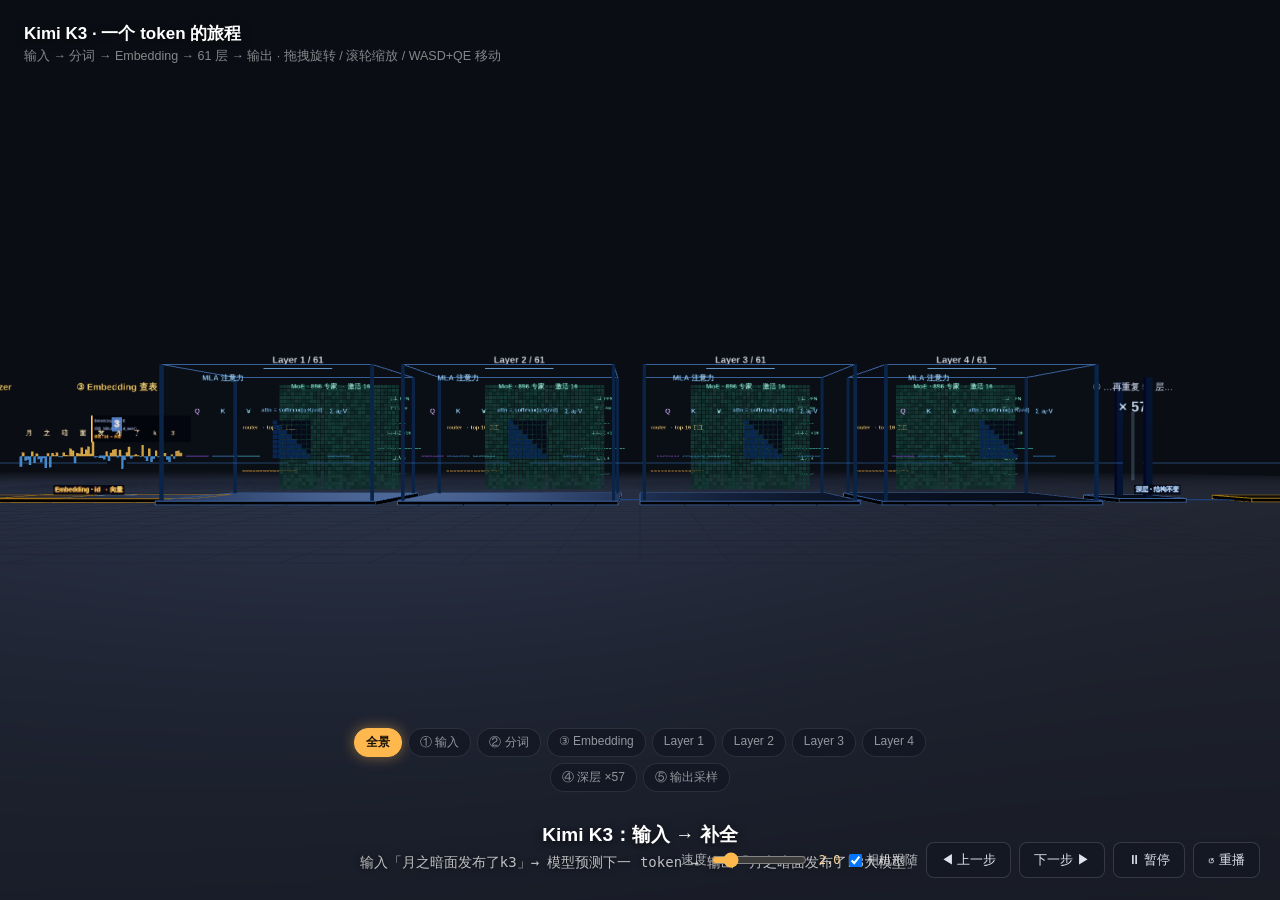
<file: index.html>
<!DOCTYPE html>
<html lang="zh-CN">
<head>
<meta charset="UTF-8">
<meta name="viewport" content="width=device-width, initial-scale=1.0">
<title>Kimi K3 · 一个 token 的旅程</title>
<style>
  * { margin: 0; padding: 0; box-sizing: border-box; }
  body {
    width: 100vw; height: 100vh; overflow: hidden;
    background: #0a0d13; font-family: -apple-system, BlinkMacSystemFont, "Segoe UI", sans-serif;
  }
  #scene { width: 100%; height: 100%; display: block; }

  #title {
    position: fixed; top: 22px; left: 24px; z-index: 100;
    color: #fff; font-size: 17px; font-weight: 600;
    text-shadow: 0 2px 8px rgba(0, 0, 0, 0.6);
  }
  #subtitle {
    position: fixed; top: 48px; left: 24px; z-index: 100;
    color: rgba(255, 255, 255, 0.5); font-size: 12.5px;
  }

  /* 底部字幕：当前阶段 + 真实数字 */
  #stageBox {
    position: fixed; left: 50%; bottom: 28px; transform: translateX(-50%);
    z-index: 100; max-width: 72vw; text-align: center; pointer-events: none;
  }
  #stageTitle {
    color: #fff; font-size: 19px; font-weight: 600;
    text-shadow: 0 2px 10px rgba(0, 0, 0, 0.8);
  }
  #caption {
    margin-top: 6px; color: rgba(255, 255, 255, 0.72); font-size: 14px;
    font-family: Menlo, monospace;
    text-shadow: 0 1px 6px rgba(0, 0, 0, 0.8);
  }

  /* 右下控件 */
  #controls {
    position: fixed; right: 20px; bottom: 22px; z-index: 200;
    display: flex; gap: 8px; align-items: center;
  }
  #controls button {
    padding: 8px 14px; border-radius: 8px; border: 1px solid rgba(255,255,255,0.14);
    background: rgba(20, 24, 36, 0.8); color: #dfe4ee; font-size: 13px;
    cursor: pointer; backdrop-filter: blur(10px);
  }
  #controls button:hover { background: rgba(40, 48, 70, 0.9); }
  #controls label {
    color: rgba(255,255,255,0.65); font-size: 12.5px; cursor: pointer;
    display: flex; gap: 4px; align-items: center; user-select: none;
  }
  #controls input[type=range] {
    width: 96px; accent-color: #ffb84d; cursor: pointer;
  }
  #speedVal {
    color: #ffd9a0; font-family: Menlo, monospace; font-size: 12px;
    min-width: 30px; text-align: right;
  }

  /* 阶段导航：可点击跳转，当前阶段高亮 */
  #stageNav {
    position: fixed; left: 50%; bottom: 108px; transform: translateX(-50%);
    z-index: 150; display: flex; gap: 6px; flex-wrap: wrap; justify-content: center;
    max-width: 86vw;
  }
  #stageNav .chip {
    padding: 5px 11px; border-radius: 14px; font-size: 12px; cursor: pointer;
    color: rgba(255,255,255,0.55); background: rgba(18, 22, 34, 0.72);
    border: 1px solid rgba(255,255,255,0.10); backdrop-filter: blur(8px);
    transition: all 0.25s; user-select: none;
  }
  #stageNav .chip:hover { color: #fff; border-color: rgba(255,255,255,0.3); }
  #stageNav .chip.active {
    color: #1a1206; background: #ffb84d; border-color: #ffb84d;
    font-weight: 600; box-shadow: 0 0 14px rgba(255, 184, 77, 0.45);
  }
  #stageNav .chip.done { color: rgba(255, 209, 102, 0.75); border-color: rgba(255, 209, 102, 0.3); }
</style>
</head>
<body>

<canvas id="scene"></canvas>

<div id="title">Kimi K3 · 一个 token 的旅程</div>
<div id="subtitle">输入 → 分词 → Embedding → 61 层 → 输出 · 拖拽旋转 / 滚轮缩放 / WASD+QE 移动</div>

<div id="stageNav"></div>

<div id="stageBox">
  <div id="stageTitle"></div>
  <div id="caption"></div>
</div>

<div id="controls">
  <label title="WASD 移动速度（单位/秒）">速度
    <input type="range" id="speedRange" min="0.5" max="10" step="0.5" value="2">
    <span id="speedVal">2.0</span>
  </label>
  <label><input type="checkbox" id="chkFollow" checked> 相机跟随</label>
  <button id="btnPrev">◀ 上一步</button>
  <button id="btnNext">下一步 ▶</button>
  <button id="btnPlay">⏸ 暂停</button>
  <button id="btnRestart">↺ 重播</button>
</div>

<script src="js/three.min.js"></script>
<script src="js/core/scene.js"></script>
<script src="js/core/camera.js"></script>
<script src="js/core/renderer.js"></script>
<script src="js/pipeline.js"></script>
<script src="js/main.js"></script>
</body>
</html>
</file>
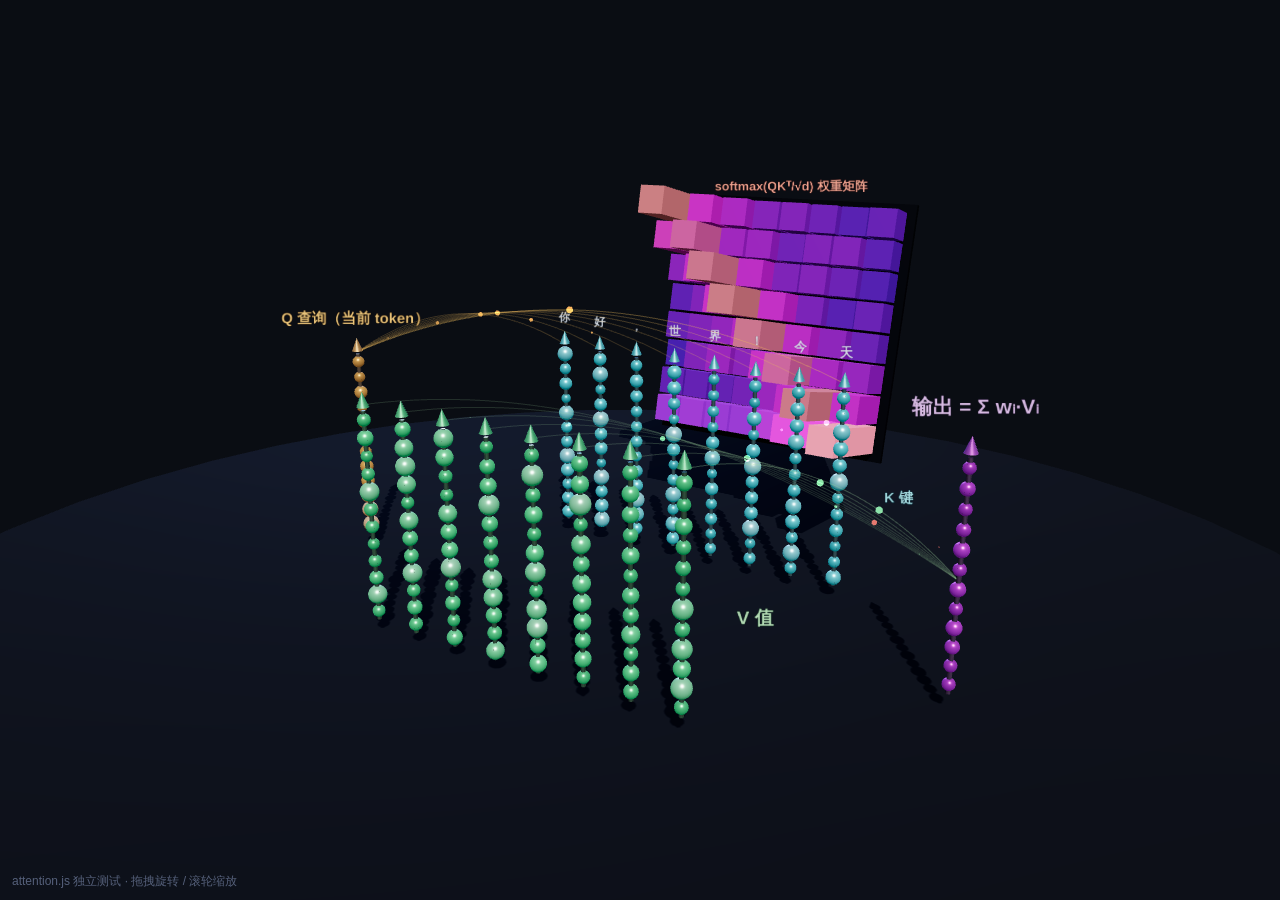
<file: test-attention.html>
<!DOCTYPE html>
<html lang="zh-CN">
<head>
<meta charset="UTF-8">
<title>Attention 模块独立测试</title>
<style>
  html, body { margin: 0; height: 100%; overflow: hidden; background: #0a0d13; }
  canvas { display: block; }
  #hint {
    position: fixed; left: 12px; bottom: 10px; color: #55607a;
    font: 12px -apple-system, "PingFang SC", sans-serif; user-select: none;
  }
</style>
</head>
<body>
<canvas id="scene"></canvas>
<div id="hint">attention.js 独立测试 · 拖拽旋转 / 滚轮缩放</div>
<script src="js/three.min.js"></script>
<script src="js/modules/attention.js"></script>
<script>
(function () {
  var canvas = document.getElementById('scene');
  var renderer = new THREE.WebGLRenderer({ canvas: canvas, antialias: true });
  renderer.setPixelRatio(Math.min(window.devicePixelRatio, 2));
  renderer.setSize(window.innerWidth, window.innerHeight);
  renderer.shadowMap.enabled = true;
  renderer.shadowMap.type = THREE.PCFSoftShadowMap;
  renderer.toneMapping = THREE.ACESFilmicToneMapping;
  renderer.toneMappingExposure = 1.05;

  var scene = new THREE.Scene();
  scene.background = new THREE.Color(0x0a0d13);
  scene.fog = new THREE.Fog(0x0a0d13, 30, 60);

  var camera = new THREE.PerspectiveCamera(45, window.innerWidth / window.innerHeight, 0.1, 200);
  camera.position.set(11.5, 8, 17);
  camera.lookAt(0, 1.2, -1);

  // 极简轨道控制（不依赖 OrbitControls 外部文件）
  var drag = null;
  var sph = new THREE.Spherical().setFromVector3(camera.position.clone().sub(new THREE.Vector3(0, 1.2, -1)));
  var target = new THREE.Vector3(0, 1.2, -1);
  function applyCam() {
    camera.position.setFromSpherical(sph).add(target);
    camera.lookAt(target);
  }
  canvas.addEventListener('pointerdown', function (e) { drag = { x: e.clientX, y: e.clientY }; });
  window.addEventListener('pointerup', function () { drag = null; });
  window.addEventListener('pointermove', function (e) {
    if (!drag) return;
    sph.theta -= (e.clientX - drag.x) * 0.005;
    sph.phi = Math.max(0.15, Math.min(1.5, sph.phi - (e.clientY - drag.y) * 0.005));
    drag = { x: e.clientX, y: e.clientY };
    applyCam();
  });
  canvas.addEventListener('wheel', function (e) {
    sph.radius = Math.max(6, Math.min(45, sph.radius + e.deltaY * 0.02));
    applyCam();
  }, { passive: true });

  // 初始化模块并展示（真实 token 输入）
  ATTENTION_MODULE.init(scene, camera, renderer);
  ATTENTION_MODULE.show({
    tokens: ['你', '好', '，', '世', '界', '！', '今', '天'].map(function (t, i) {
      return { id: i, text: t, position: i };
    })
  });
  console.log('outputData keys:', Object.keys(ATTENTION_MODULE.outputData).join(','));
  console.log('weights row sum:', ATTENTION_MODULE.outputData.weights[7].reduce(function (a, b) { return a + b; }, 0).toFixed(6));

  var clock = new THREE.Clock();
  var frames = 0;
  function loop() {
    requestAnimationFrame(loop);
    ATTENTION_MODULE.update(clock.getDelta());
    renderer.render(scene, camera);
    if (++frames === 30) window.__READY = true; // 截图脚本等待此标志
  }
  loop();

  window.addEventListener('resize', function () {
    camera.aspect = window.innerWidth / window.innerHeight;
    camera.updateProjectionMatrix();
    renderer.setSize(window.innerWidth, window.innerHeight);
  });
})();
</script>
</body>
</html>
</file>
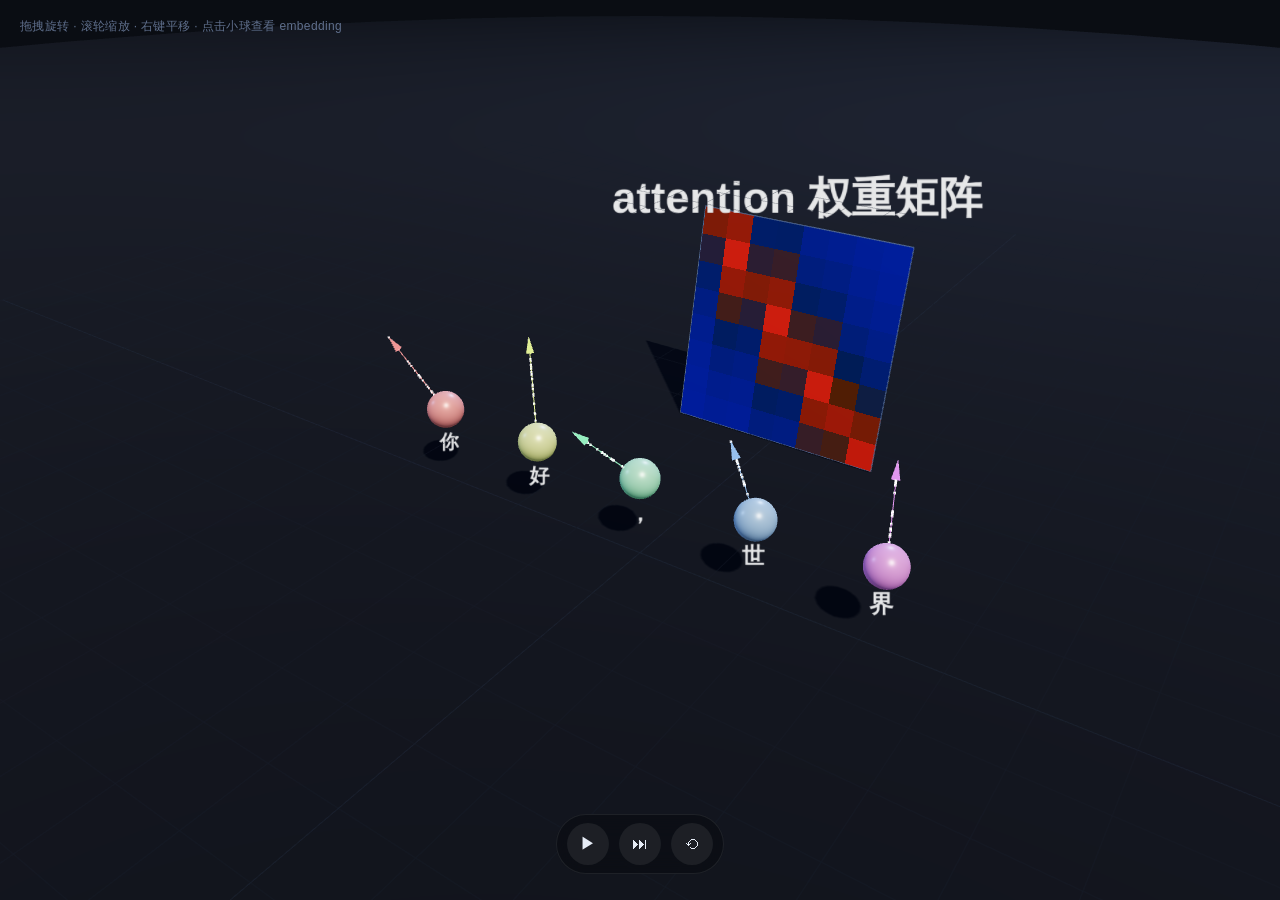
<file: test-core.html>
<!DOCTYPE html>
<html lang="zh-CN">
<head>
<meta charset="UTF-8">
<meta name="viewport" content="width=device-width, initial-scale=1.0">
<title>Core/UI 模块独立测试 — Token + 权重矩阵 + 数据流</title>
<style>
  html,body{margin:0;height:100%;overflow:hidden;background:#0a0d13}
  #scene{position:fixed;inset:0;width:100%;height:100%;display:block}
  #hint{position:fixed;left:20px;top:16px;color:#5f6f8c;z-index:30;
    font:12px/1.7 -apple-system,"PingFang SC",sans-serif;letter-spacing:.03em;
    pointer-events:none}
</style>
</head>
<body>
<canvas id="scene"></canvas>
<div id="hint">拖拽旋转 · 滚轮缩放 · 右键平移 · 点击小球查看 embedding</div>

<script src="js/three.min.js"></script>
<script src="js/core/scene.js"></script>
<script src="js/core/camera.js"></script>
<script src="js/core/renderer.js"></script>
<script src="js/ui/panel.js"></script>
<script src="js/ui/controls.js"></script>
<script>
// ─── 装配 core 模块 ───
var canvas = document.getElementById('scene');
var scene    = CORE_SCENE.init();
var camera   = CORE_CAMERA.init({ domElement: canvas });
var renderer = CORE_RENDERER.init({ canvas: canvas, scene: scene, camera: camera });

// ─── 演示内容：真实 3D 结构（token 球 + embedding 向量 + 权重热力图 + 粒子流）───
var TOKENS = ['你', '好', '，', '世', '界'];
var DIM = 8;
var tokenGroup = new THREE.Group();
scene.add(tokenGroup);

// 伪随机但确定的 embedding（seed 固定，便于截图复现）
function embedding(seed) {
  var v = [], s = seed * 7919 + 13;
  for (var i = 0; i < DIM; i++) {
    s = (s * 16807) % 2147483647;
    v.push((s / 2147483647) * 2 - 1);
  }
  return v;
}

var sphereGeo = new THREE.SphereGeometry(0.5, 48, 32);
var tokenMeshes = [];
var arrows = [];

TOKENS.forEach(function (text, i) {
  var hue = i / TOKENS.length;
  var color = new THREE.Color().setHSL(hue, 0.65, 0.58);
  var mat = new THREE.MeshStandardMaterial({
    color: color, roughness: 0.32, metalness: 0.15,
    emissive: color.clone().multiplyScalar(0.12)
  });
  var m = new THREE.Mesh(sphereGeo, mat);
  m.position.set((i - (TOKENS.length - 1) / 2) * 3.2, 2.2, 0);
  m.castShadow = true;
  m.userData = { text: text, embedding: embedding(i + 1), index: i };
  tokenGroup.add(m);
  tokenMeshes.push(m);

  // embedding 向量：从小球出发的 3D 箭头（取前 3 维投影 + 长度 = 向量范数）
  var e = m.userData.embedding;
  var dir = new THREE.Vector3(e[0], Math.abs(e[1]) + 0.35, e[2]).normalize();
  var norm = Math.sqrt(e.reduce(function (a, b) { return a + b * b; }, 0));
  var arrow = new THREE.ArrowHelper(dir, m.position.clone(), norm * 1.4, color.getHex(), 0.45, 0.22);
  arrow.line.material.linewidth = 2;
  tokenGroup.add(arrow);
  arrows.push(arrow);
});

// 球下方的文字标签（canvas sprite）
function makeLabel(text, fontPx) {
  var px = fontPx || 64;
  var c = document.createElement('canvas');
  var ctx0 = c.getContext('2d');
  ctx0.font = '600 ' + px + 'px "PingFang SC", sans-serif';
  var tw = Math.ceil(ctx0.measureText(text).width) + 24;
  c.width = tw; c.height = px + 32;
  var ctx = c.getContext('2d');
  ctx.font = '600 ' + px + 'px "PingFang SC", sans-serif';
  ctx.textAlign = 'center'; ctx.textBaseline = 'middle';
  ctx.fillStyle = '#dfe6f2';
  ctx.fillText(text, c.width / 2, c.height / 2);
  var tex = new THREE.CanvasTexture(c);
  var sp = new THREE.Sprite(new THREE.SpriteMaterial({ map: tex, transparent: true, depthWrite: false }));
  var h = 0.8;
  sp.scale.set(h * c.width / c.height, h, 1);
  return sp;
}
tokenMeshes.forEach(function (m) {
  var sp = makeLabel(m.userData.text);
  sp.position.copy(m.position).add(new THREE.Vector3(0, -1.05, 0));
  tokenGroup.add(sp);
});

// 权重矩阵热力图平面（8×8，红=高权重，蓝=低权重）
var MAT_N = 8, heatCanvas = document.createElement('canvas');
heatCanvas.width = MAT_N; heatCanvas.height = MAT_N;
var hctx = heatCanvas.getContext('2d');
var weights = [];
for (var r = 0; r < MAT_N; r++) {
  weights.push([]);
  for (var c2 = 0; c2 < MAT_N; c2++) {
    var w = Math.exp(-Math.abs(r - c2) / 2.2) * (0.55 + 0.45 * Math.sin(r * 3.1 + c2 * 1.7) ** 2);
    weights[r].push(w);
    var t = Math.min(1, w);
    // 蓝 → 黑 → 红 色带
    var rr = Math.round(255 * Math.max(0, t * 1.6 - 0.5));
    var bb = Math.round(255 * Math.max(0, 0.6 - t * 1.4));
    hctx.fillStyle = 'rgb(' + rr + ',12,' + bb + ')';
    hctx.fillRect(c2, r, 1, 1);
  }
}
var heatTex = new THREE.CanvasTexture(heatCanvas);
heatTex.magFilter = THREE.NearestFilter;
var heat = new THREE.Mesh(
  new THREE.PlaneGeometry(6.4, 6.4),
  new THREE.MeshStandardMaterial({ map: heatTex, roughness: 0.6, metalness: 0.05, side: THREE.DoubleSide })
);
heat.position.set(0, 3.2, -7.5);
heat.rotation.x = -0.18;
heat.castShadow = true;
scene.add(heat);

// 热力图边框 + 标题
var frame = new THREE.LineSegments(
  new THREE.EdgesGeometry(heat.geometry),
  new THREE.LineBasicMaterial({ color: 0x4a5a78 })
);
frame.position.copy(heat.position); frame.rotation.copy(heat.rotation);
scene.add(frame);
var heatLabel = makeLabel('attention 权重矩阵');
heatLabel.position.set(0, 7.2, -7.5);
heatLabel.scale.multiplyScalar(2.2);
scene.add(heatLabel);

// 数据流粒子：沿 embedding 箭头方向循环流动的小亮点
var FLOW_N = 120;
var flowGeo = new THREE.BufferGeometry();
var flowPos = new Float32Array(FLOW_N * 3);
var flowState = [];
for (var p = 0; p < FLOW_N; p++) {
  flowState.push({ token: p % TOKENS.length, t: Math.random(), speed: 0.25 + Math.random() * 0.3 });
}
flowGeo.setAttribute('position', new THREE.BufferAttribute(flowPos, 3));
var flow = new THREE.Points(flowGeo, new THREE.PointsMaterial({
  color: 0xfff4cf, size: 0.14, transparent: true, opacity: 0.95,
  blending: THREE.AdditiveBlending, depthWrite: false
}));
scene.add(flow);

function updateFlow(delta) {
  for (var p = 0; p < FLOW_N; p++) {
    var st = flowState[p];
    if (playing) st.t += st.speed * delta;
    if (st.t > 1) { st.t -= 1; st.token = (st.token + 1) % TOKENS.length; }
    var arrow = arrows[st.token];
    var origin = tokenMeshes[st.token].position;
    var d = arrow.userData_dir; // 缓存的箭头方向
    flowPos[p * 3]     = origin.x + d.x * st.t * arrow.userData_len;
    flowPos[p * 3 + 1] = origin.y + d.y * st.t * arrow.userData_len;
    flowPos[p * 3 + 2] = origin.z + d.z * st.t * arrow.userData_len;
  }
  flowGeo.attributes.position.needsUpdate = true;
}
// 给箭头缓存方向与长度
arrows.forEach(function (a, i) {
  var e = tokenMeshes[i].userData.embedding;
  var d = new THREE.Vector3(e[0], Math.abs(e[1]) + 0.35, e[2]).normalize();
  a.userData_dir = d;
  a.userData_len = Math.sqrt(e.reduce(function (x, b) { return x + b * b; }, 0)) * 1.4;
});

// ─── 装配 UI 模块 ───
UI_PANEL.init();

var playing = false;
UI_CONTROLS.init({
  onPlay:  function () { playing = true; },
  onPause: function () { playing = false; },
  onStep:  function () {
    flowState.forEach(function (st) { st.t = Math.min(1, st.t + st.speed * 0.12); });
  },
  onReset: function () {
    playing = false;
    CORE_CAMERA.reset();
    UI_PANEL.hide();
    flowState.forEach(function (st) { st.t = Math.random(); });
  }
});

// 点击小球 → 面板显示真实 embedding 数据
var raycaster = new THREE.Raycaster();
var pointer = new THREE.Vector2();
var downAt = null;
canvas.addEventListener('pointerdown', function (e) { downAt = [e.clientX, e.clientY]; });
canvas.addEventListener('pointerup', function (e) {
  if (!downAt) return;
  var moved = Math.hypot(e.clientX - downAt[0], e.clientY - downAt[1]);
  downAt = null;
  if (moved > 5) return; // 拖拽不算点击
  pointer.x = (e.clientX / window.innerWidth) * 2 - 1;
  pointer.y = -(e.clientY / window.innerHeight) * 2 + 1;
  raycaster.setFromCamera(pointer, camera);
  var hits = raycaster.intersectObjects(tokenMeshes);
  if (hits.length) {
    var u = hits[0].object.userData;
    CORE_CAMERA.focus(hits[0].object);
    UI_PANEL.show({
      title: 'Token「' + u.text + '」',
      subtitle: 'position ' + u.index + ' · dim ' + u.embedding.length,
      text: '小球是 token，箭头是它的 embedding 向量（前 3 维定向，长度 = 向量范数），粒子流表示数据沿向量流动。',
      rows: [
        { label: '‖e‖ 范数', value: Math.sqrt(u.embedding.reduce(function (a, b) { return a + b * b; }, 0)).toFixed(4) }
      ],
      bars: u.embedding.map(function (v, i) { return { label: 'e[' + i + ']', value: Math.abs(v) }; })
    });
  } else {
    UI_PANEL.hide();
  }
});

// ─── 渲染循环 ───
var last = performance.now();
function tick(now) {
  var delta = Math.min(0.05, (now - last) / 1000);
  last = now;
  CORE_CAMERA.update(delta);
  updateFlow(delta);
  CORE_RENDERER.update(delta);
  requestAnimationFrame(tick);
}
requestAnimationFrame(tick);

// 测试钩子：供 Playwright 断言
window.__TEST__ = {
  ready: true,
  modules: ['CORE_SCENE', 'CORE_CAMERA', 'CORE_RENDERER', 'UI_PANEL', 'UI_CONTROLS'].map(function (n) {
    var m = window[n];
    return n + ':' + ['init', 'show', 'hide', 'update', 'dispose', 'screenshot'].every(function (k) {
      return m && typeof m[k] === 'function';
    });
  }),
  showPanel: function () { UI_PANEL.show({ title: '测试面板', bars: [{ label: 'e[0]', value: 0.7 }] }); }
};
</script>
</body>
</html>
</file>
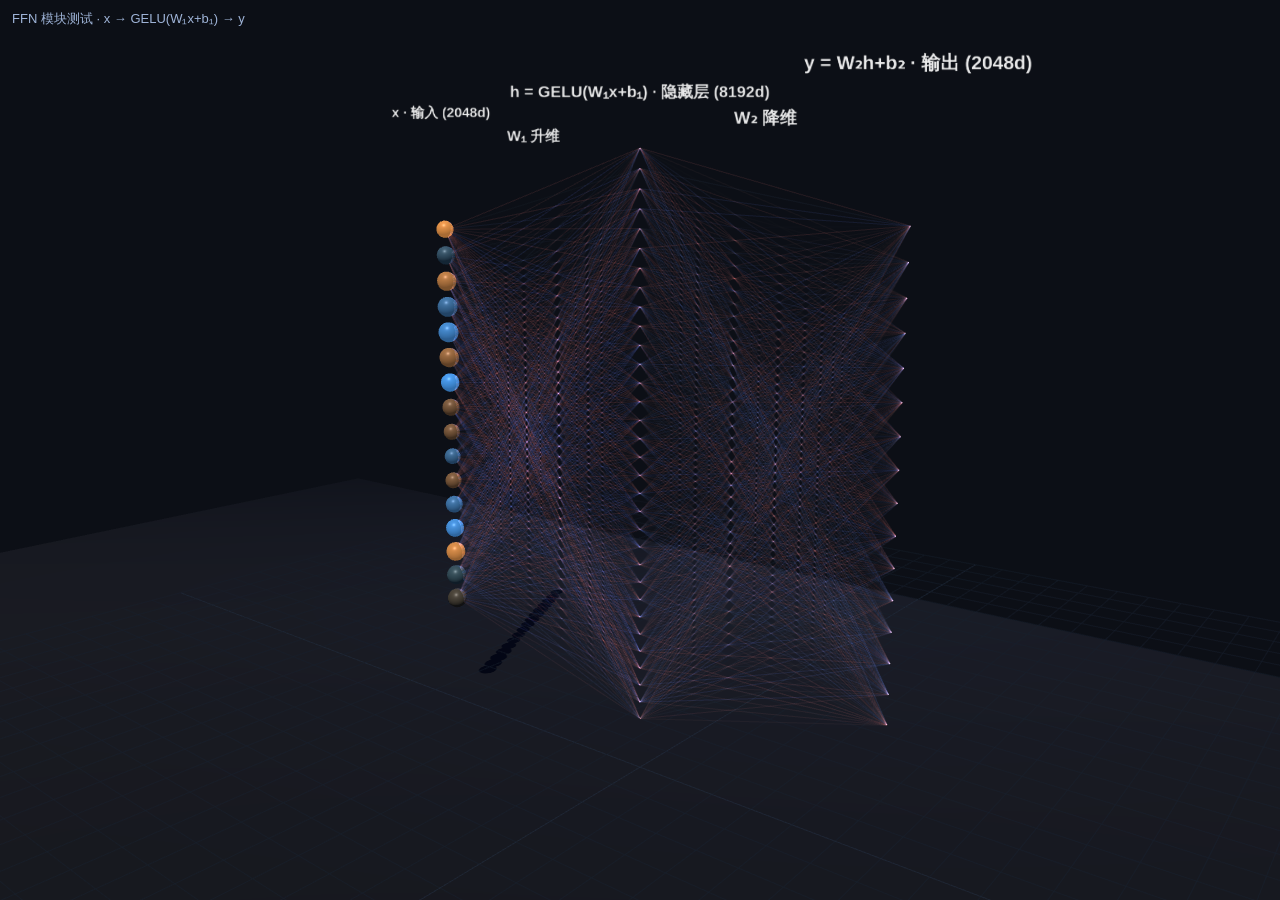
<file: test-ffn.html>
<!DOCTYPE html>
<html lang="zh-CN">
<head>
<meta charset="UTF-8">
<title>FFN 模块独立测试</title>
<style>
  html, body { margin: 0; height: 100%; background: #0c0f16; overflow: hidden; }
  canvas { display: block; }
  #hud { position: fixed; left: 12px; top: 10px; color: #9fb4d8; font: 13px -apple-system, "PingFang SC", sans-serif; }
</style>
</head>
<body>
<div id="hud">FFN 模块测试 · x → GELU(W₁x+b₁) → y</div>
<script src="js/three.min.js"></script>
<script src="js/modules/ffn.js"></script>
<script>
  var renderer = new THREE.WebGLRenderer({ antialias: true, preserveDrawingBuffer: true });
  renderer.setSize(window.innerWidth, window.innerHeight);
  renderer.setPixelRatio(Math.min(window.devicePixelRatio, 2));
  renderer.shadowMap.enabled = true;
  renderer.shadowMap.type = THREE.PCFSoftShadowMap;
  renderer.outputEncoding = THREE.sRGBEncoding;
  document.body.appendChild(renderer.domElement);

  var scene = new THREE.Scene();
  scene.background = new THREE.Color(0x0c0f16);
  scene.fog = new THREE.Fog(0x0c0f16, 30, 70);

  var camera = new THREE.PerspectiveCamera(45, window.innerWidth / window.innerHeight, 0.1, 200);
  camera.position.set(0, 4.5, 21);
  camera.lookAt(0, 0, 0);

  FFN.init(scene, camera, renderer);

  // 真实感数据：模拟 d_model=2048 → hidden=8192 → 2048（模块内部抽样显示）
  function randVec(n, s) {
    var v = [];
    for (var i = 0; i < n; i++) v.push((Math.sin(i * 12.9898) * 43758.5453 % 1) * s);
    return v;
  }
  var dInput = randVec(2048, 1);
  var dHidden = randVec(8192, 1).map(function (v) { return Math.max(0, v * 1.6); }); // GELU 后大量近零
  var dOutput = randVec(2048, 0.8);
  FFN.show({ input: dInput, hidden: dHidden, output: dOutput });

  window.addEventListener('resize', function () {
    camera.aspect = window.innerWidth / window.innerHeight;
    camera.updateProjectionMatrix();
    renderer.setSize(window.innerWidth, window.innerHeight);
  });

  var last = performance.now();
  function loop(now) {
    var delta = Math.min(0.05, (now - last) / 1000);
    last = now;
    FFN.update(delta);
    // 缓慢环绕，增强 3D 沉浸感
    var t = now / 1000 * 0.04;
    camera.position.x = Math.sin(t) * 23;
    camera.position.z = Math.cos(t) * 23;
    camera.lookAt(0, 0, 0);
    renderer.render(scene, camera);
    requestAnimationFrame(loop);
  }
  requestAnimationFrame(loop);
</script>
</body>
</html>
</file>
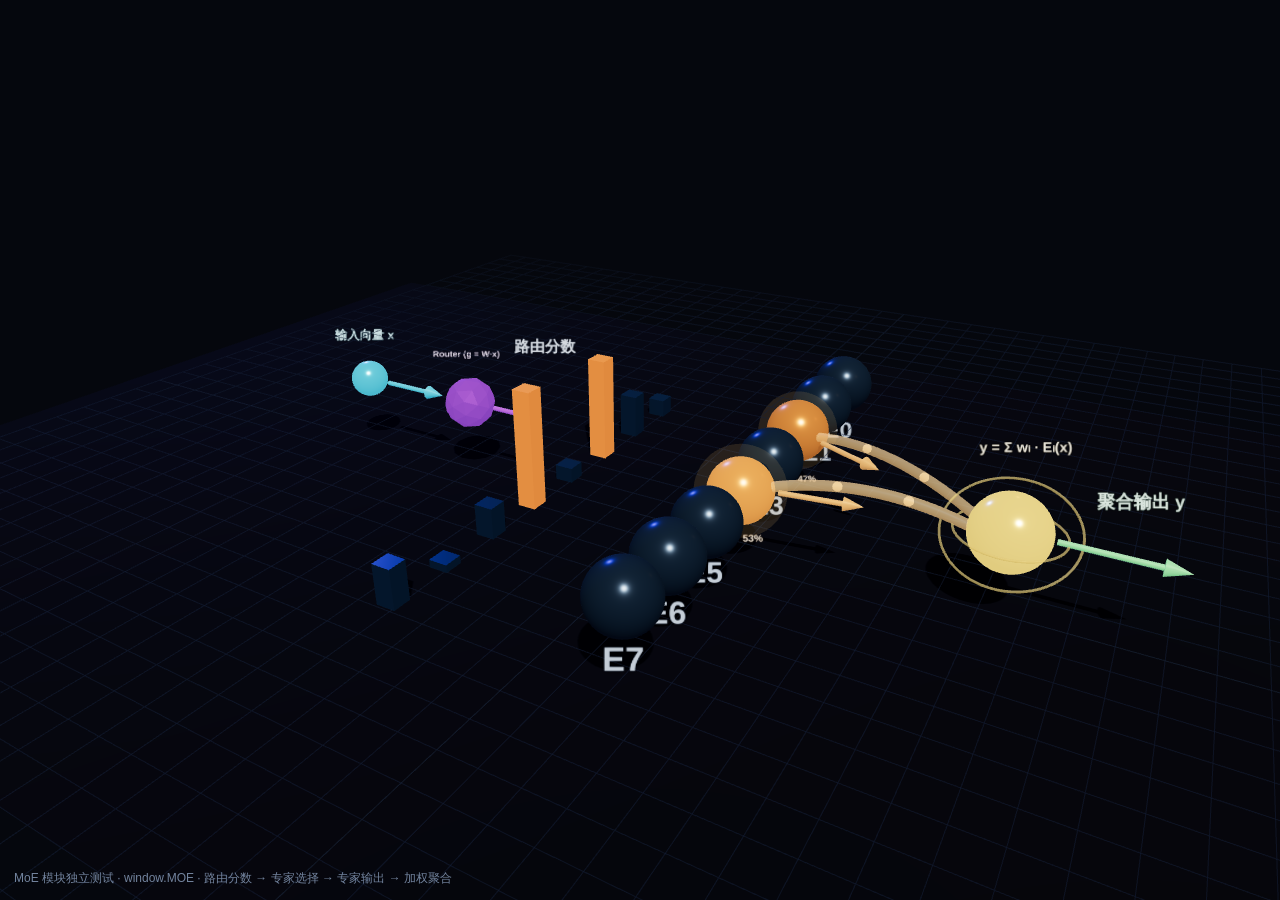
<file: test-moe.html>
<!DOCTYPE html>
<html lang="zh-CN">
<head>
<meta charset="UTF-8">
<title>MoE 模块独立测试</title>
<style>
  html, body { margin: 0; height: 100%; background: #05070d; overflow: hidden; }
  canvas { display: block; }
  #hud {
    position: fixed; left: 14px; bottom: 12px; color: #8ea3c2;
    font: 12px/1.6 -apple-system, "PingFang SC", sans-serif; opacity: .8;
  }
</style>
</head>
<body>
<div id="hud">MoE 模块独立测试 · window.MOE · 路由分数 → 专家选择 → 专家输出 → 加权聚合</div>
<script src="js/three.min.js"></script>
<script src="js/modules/moe.js"></script>
<script>
(function () {
  // ── 渲染器：阴影 + 色调映射 ──
  var renderer = new THREE.WebGLRenderer({ antialias: true, preserveDrawingBuffer: true });
  renderer.setSize(window.innerWidth, window.innerHeight);
  renderer.setPixelRatio(Math.min(window.devicePixelRatio, 2));
  renderer.shadowMap.enabled = true;
  renderer.shadowMap.type = THREE.PCFSoftShadowMap;
  renderer.outputEncoding = THREE.sRGBEncoding;
  renderer.toneMapping = THREE.ACESFilmicToneMapping;
  renderer.toneMappingExposure = 1.1;
  document.body.appendChild(renderer.domElement);

  var scene = new THREE.Scene();
  scene.background = new THREE.Color(0x05070d);
  scene.fog = new THREE.Fog(0x05070d, 30, 70);

  var camera = new THREE.PerspectiveCamera(50, window.innerWidth / window.innerHeight, 0.1, 200);

  // ── 光照：主光(投影) + 补光 + 环境 ──
  var key = new THREE.DirectionalLight(0xfff2e0, 1.6);
  key.position.set(6, 14, 8);
  key.castShadow = true;
  key.shadow.mapSize.set(2048, 2048);
  key.shadow.camera.left = -18; key.shadow.camera.right = 18;
  key.shadow.camera.top = 14;   key.shadow.camera.bottom = -14;
  key.shadow.bias = -0.0004;
  scene.add(key);
  var fill = new THREE.DirectionalLight(0x4a6cff, 0.6);
  fill.position.set(-10, 6, -8);
  scene.add(fill);
  scene.add(new THREE.AmbientLight(0x3d4c6e, 0.75));
  var rim = new THREE.PointLight(0xffb36b, 0.6, 40);
  rim.position.set(8, 5, -6);
  scene.add(rim);

  // ── 模块 ──
  MOE.init(scene, camera, renderer);
  MOE.show(); // 使用内置演示数据：8 专家 / top-2 路由

  // 数据流特写机位（截图 2 用）：?view=flow
  if (location.search.indexOf('view=flow') >= 0) {
    camera.position.set(6.2, 4.5, 9.5);
    camera.lookAt(5.2, 0, 0);
  }

  window.addEventListener('resize', function () {
    camera.aspect = window.innerWidth / window.innerHeight;
    camera.updateProjectionMatrix();
    renderer.setSize(window.innerWidth, window.innerHeight);
  });

  var last = performance.now();
  function loop(now) {
    var delta = Math.min(0.05, (now - last) / 1000);
    last = now;
    MOE.update(delta);
    renderer.render(scene, camera);
    requestAnimationFrame(loop);
  }
  requestAnimationFrame(loop);

  // 给截图脚本用：渲染若干帧后置位
  setTimeout(function () { window.__READY = true; }, 2500);
})();
</script>
</body>
</html>
</file>
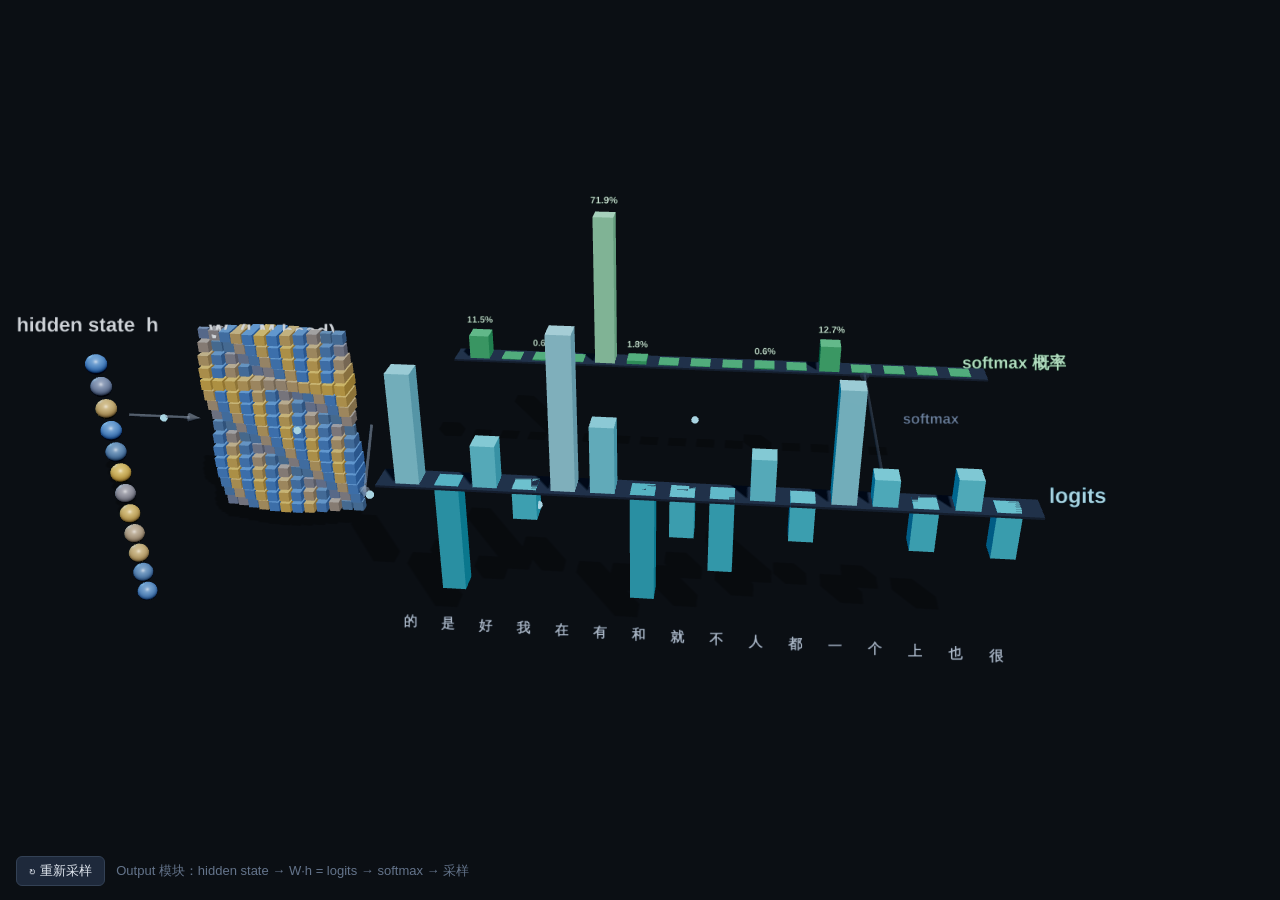
<file: test-output.html>
<!DOCTYPE html>
<html lang="zh-CN">
<head>
<meta charset="UTF-8">
<title>Output 模块独立测试</title>
<style>
  html, body { margin: 0; height: 100%; overflow: hidden; background: #0b0f14; }
  canvas { display: block; }
  #hud {
    position: fixed; left: 16px; bottom: 14px; color: #64748b;
    font: 13px -apple-system, "PingFang SC", sans-serif; user-select: none;
  }
  #hud button {
    background: #1e293b; color: #e2e8f0; border: 1px solid #334155;
    border-radius: 6px; padding: 5px 12px; margin-right: 8px; cursor: pointer;
    font: 13px -apple-system, "PingFang SC", sans-serif;
  }
</style>
</head>
<body>
<canvas id="scene"></canvas>
<div id="hud">
  <button id="btnResample">↻ 重新采样</button>
  Output 模块：hidden state → W·h = logits → softmax → 采样
</div>
<script src="js/three.min.js"></script>
<script src="js/modules/output.js"></script>
<script>
(function () {
  var canvas = document.getElementById('scene');
  var renderer = new THREE.WebGLRenderer({ canvas: canvas, antialias: true });
  renderer.setPixelRatio(Math.min(window.devicePixelRatio, 2));
  renderer.setSize(window.innerWidth, window.innerHeight);
  renderer.shadowMap.enabled = true;
  renderer.shadowMap.type = THREE.PCFSoftShadowMap;
  renderer.toneMapping = THREE.ACESFilmicToneMapping;
  renderer.toneMappingExposure = 1.05;

  var scene = new THREE.Scene();
  scene.background = new THREE.Color(0x0b0f14);
  scene.fog = new THREE.Fog(0x0b0f14, 45, 90);

  var camera = new THREE.PerspectiveCamera(42, window.innerWidth / window.innerHeight, 0.1, 200);
  camera.position.set(2, 15.5, 30);
  camera.lookAt(-1, 0.2, 0);

  // --- 光照：主光（投影）+ 天光补 + 轮廓光 ---
  var key = new THREE.DirectionalLight(0xffffff, 2.2);
  key.position.set(8, 18, 12);
  key.castShadow = true;
  key.shadow.mapSize.set(2048, 2048);
  key.shadow.camera.left = -26; key.shadow.camera.right = 26;
  key.shadow.camera.top = 20; key.shadow.camera.bottom = -12;
  key.shadow.bias = -0.0004;
  scene.add(key);
  scene.add(new THREE.HemisphereLight(0x8fb4d9, 0x1a2027, 0.55));
  var rim = new THREE.DirectionalLight(0x7dd3fc, 0.7);
  rim.position.set(-14, 8, -10);
  scene.add(rim);

  OUTPUT_MODULE.init(scene, camera, renderer);
  OUTPUT_MODULE.show();   // 无数据 → 自动生成演示 logits/probs/采样

  document.getElementById('btnResample').addEventListener('click', function () {
    OUTPUT_MODULE.show();   // 再来一组随机数据，重放完整动画
  });

  window.addEventListener('resize', function () {
    camera.aspect = window.innerWidth / window.innerHeight;
    camera.updateProjectionMatrix();
    renderer.setSize(window.innerWidth, window.innerHeight);
  });

  var last = performance.now();
  (function loop(now) {
    var delta = Math.min(0.05, (now - last) / 1000);
    last = now;
    OUTPUT_MODULE.update(delta);
    renderer.render(scene, camera);
    requestAnimationFrame(loop);
  })(last);
})();
</script>
</body>
</html>
</file>
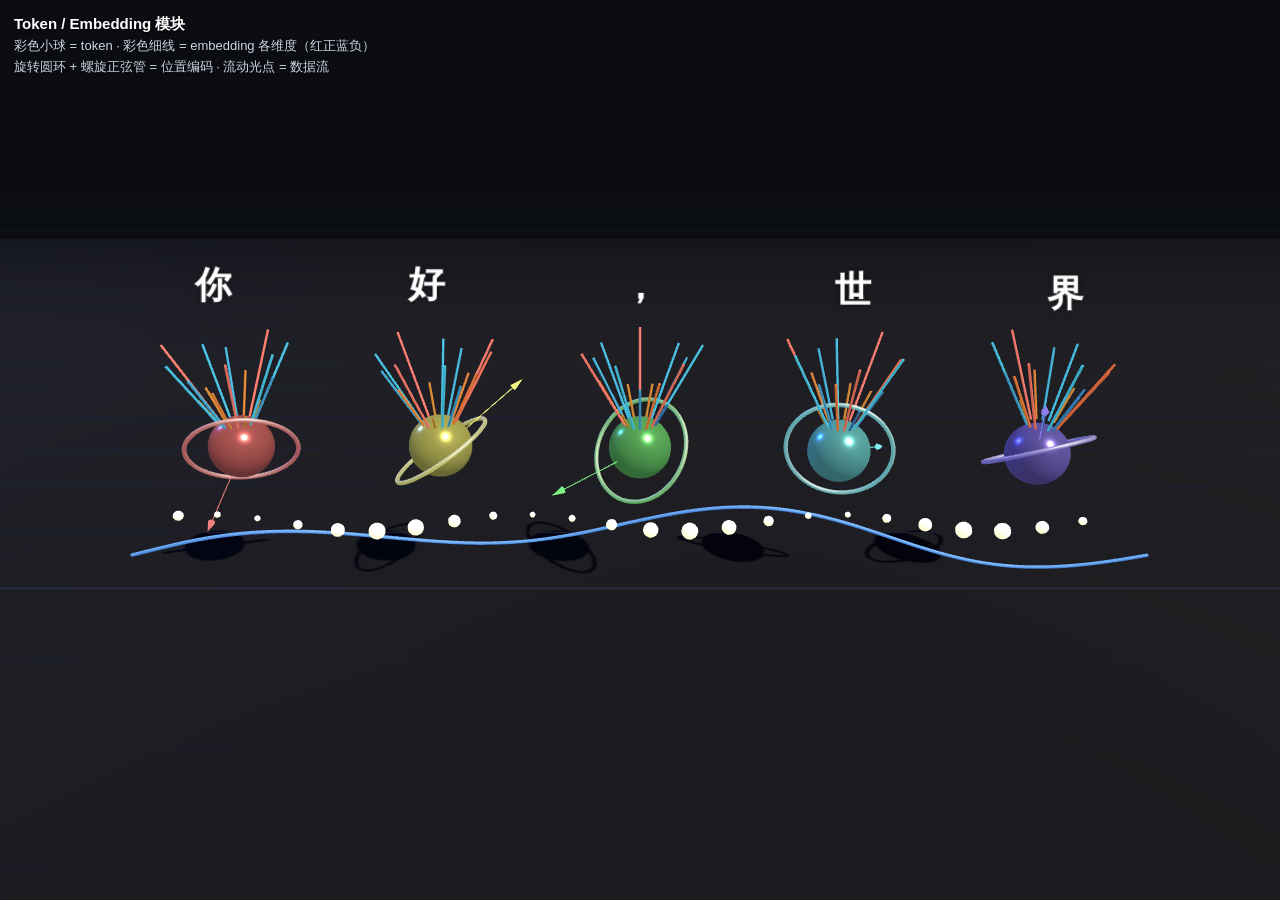
<file: test-token.html>
<!DOCTYPE html>
<html lang="zh">
<head>
<meta charset="utf-8">
<title>Token/Embedding 模块独立测试</title>
<style>
  html, body { margin: 0; height: 100%; overflow: hidden; background: #0b0d13; }
  #hud {
    position: fixed; top: 12px; left: 14px; color: #cfd6e4; z-index: 10;
    font: 13px/1.6 "PingFang SC", sans-serif; pointer-events: none;
    text-shadow: 0 1px 4px rgba(0,0,0,.8);
  }
  #hud b { color: #fff; font-size: 15px; }
</style>
</head>
<body>
<div id="hud"><b>Token / Embedding 模块</b><br>
彩色小球 = token · 彩色细线 = embedding 各维度（红正蓝负）<br>
旋转圆环 + 螺旋正弦管 = 位置编码 · 流动光点 = 数据流</div>
<script src="js/three.min.js"></script>
<script src="js/modules/token.js"></script>
<script>
(function () {
  var renderer = new THREE.WebGLRenderer({ antialias: true, preserveDrawingBuffer: true });
  renderer.setSize(window.innerWidth, window.innerHeight);
  renderer.setPixelRatio(Math.min(window.devicePixelRatio, 2));
  renderer.shadowMap.enabled = true;
  renderer.shadowMap.type = THREE.PCFSoftShadowMap;
  document.body.appendChild(renderer.domElement);

  var scene = new THREE.Scene();
  scene.background = new THREE.Color(0x0b0d13);
  scene.fog = new THREE.Fog(0x0b0d13, 25, 60);

  var camera = new THREE.PerspectiveCamera(50, window.innerWidth / window.innerHeight, 0.1, 200);

  // 样例数据：带真实 embedding 数值（16 维）
  function emb(seed) {
    var v = [];
    for (var d = 0; d < 16; d++) v.push(Math.sin(seed * 3.7 + d * 1.3) * 0.9);
    return v;
  }
  var data = {
    tokens: [
      { id: 11, text: '你', embedding: emb(1), position: 0 },
      { id: 23, text: '好', embedding: emb(2), position: 1 },
      { id: 5,  text: '，', embedding: emb(3), position: 2 },
      { id: 87, text: '世', embedding: emb(4), position: 3 },
      { id: 42, text: '界', embedding: emb(5), position: 4 }
    ]
  };

  TokenModule.init(scene, camera, renderer);
  TokenModule.show(data);

  // 简单轨道：鼠标拖拽旋转视角（测试页用，不属于模块）
  var dragging = false, px = 0, py = 0, az = 0, el = 0.32, dist = 15;
  function applyCam() {
    var r = dist;
    camera.position.set(
      Math.sin(az) * Math.cos(el) * r,
      Math.sin(el) * r + 1.5,
      Math.cos(az) * Math.cos(el) * r
    );
    camera.lookAt(0, 0, 0);
  }
  window.addEventListener('mousedown', function (e) { dragging = true; px = e.clientX; py = e.clientY; });
  window.addEventListener('mouseup', function () { dragging = false; });
  window.addEventListener('mousemove', function (e) {
    if (!dragging) return;
    az -= (e.clientX - px) * 0.005; el = Math.max(-0.2, Math.min(1.2, el + (e.clientY - py) * 0.005));
    px = e.clientX; py = e.clientY; applyCam();
  });
  window.addEventListener('wheel', function (e) {
    dist = Math.max(6, Math.min(40, dist + e.deltaY * 0.02)); applyCam();
  });
  applyCam();

  window.addEventListener('resize', function () {
    camera.aspect = window.innerWidth / window.innerHeight;
    camera.updateProjectionMatrix();
    renderer.setSize(window.innerWidth, window.innerHeight);
  });

  var last = performance.now();
  function loop(now) {
    var delta = Math.min(0.05, (now - last) / 1000);
    last = now;
    TokenModule.update(delta);
    renderer.render(scene, camera);
    requestAnimationFrame(loop);
  }
  requestAnimationFrame(loop);

  // 供 Playwright 验证用
  window.__ready = true;
  window.__module = TokenModule;
})();
</script>
</body>
</html>
</file>
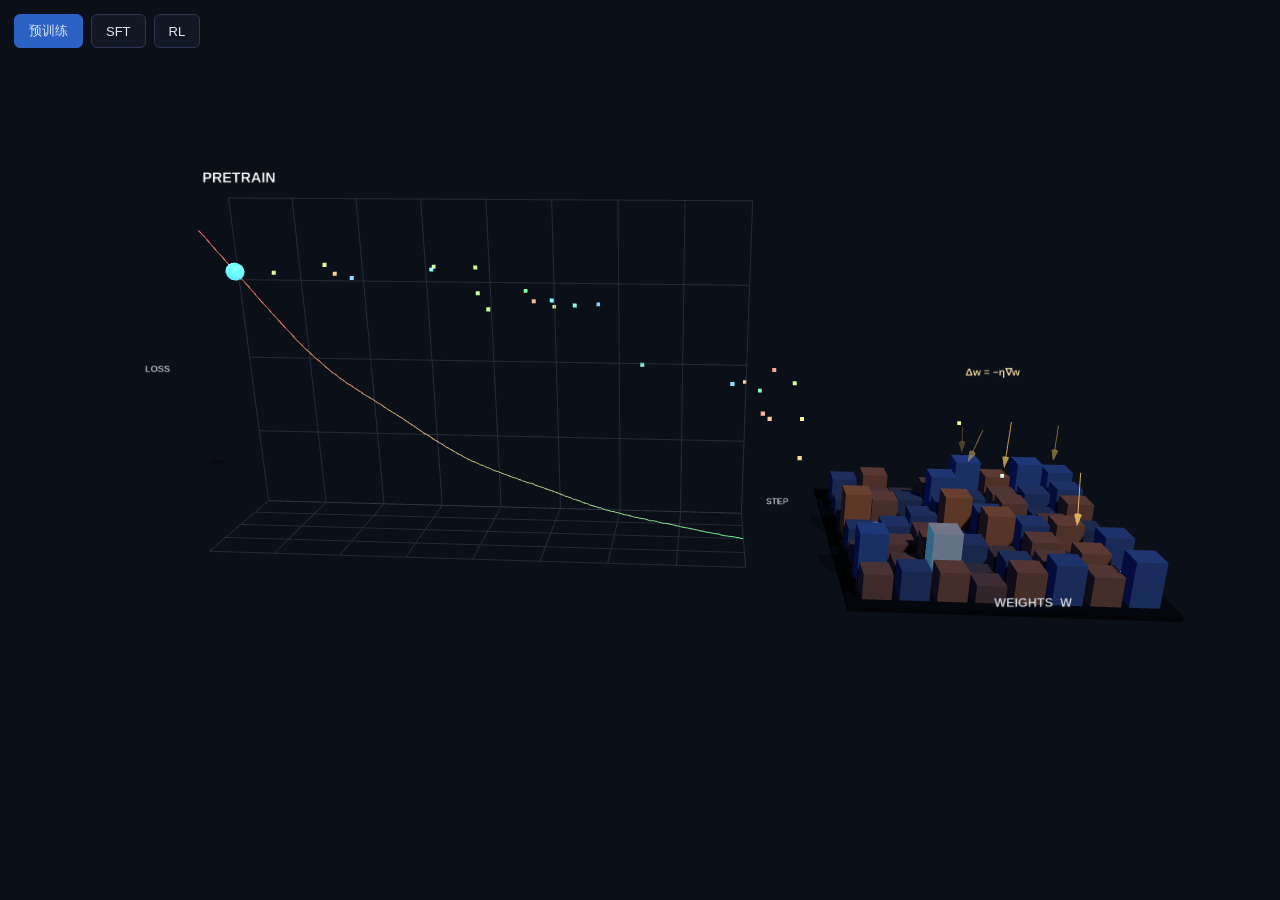
<file: test-training.html>
<!DOCTYPE html>
<html lang="zh-CN">
<head>
<meta charset="UTF-8">
<title>Training 模块独立测试</title>
<style>
  html, body { margin: 0; height: 100%; overflow: hidden; background: #0b0f18; }
  #scene { position: fixed; inset: 0; }
  .bar {
    position: fixed; top: 14px; left: 14px; z-index: 10;
    display: flex; gap: 8px; font-family: "Helvetica Neue", Arial, sans-serif;
  }
  .bar button {
    background: rgba(20,26,38,.85); color: #dfe6f2; border: 1px solid #2c3650;
    border-radius: 6px; padding: 7px 14px; font-size: 13px; cursor: pointer;
  }
  .bar button.active { background: #2b62c4; border-color: #2b62c4; }
</style>
</head>
<body>
<canvas id="scene"></canvas>
<div class="bar">
  <button data-stage="pretrain" class="active">预训练</button>
  <button data-stage="sft">SFT</button>
  <button data-stage="rl">RL</button>
</div>

<script src="js/three.min.js"></script>
<script src="js/modules/training.js"></script>
<script>
(function () {
  var canvas = document.getElementById('scene');
  var renderer = new THREE.WebGLRenderer({ canvas: canvas, antialias: true, preserveDrawingBuffer: true });
  renderer.setPixelRatio(Math.min(window.devicePixelRatio, 2));
  renderer.setSize(window.innerWidth, window.innerHeight);
  renderer.shadowMap.enabled = true;
  renderer.shadowMap.type = THREE.PCFSoftShadowMap;
  renderer.setClearColor(0x0b0f18);

  var scene = new THREE.Scene();
  scene.fog = new THREE.Fog(0x0b0f18, 28, 60);

  var camera = new THREE.PerspectiveCamera(50, window.innerWidth / window.innerHeight, 0.1, 200);
  camera.position.set(0.5, 9.5, 21.5);
  camera.lookAt(-1, 2.2, 0);

  // 光照：主光(带阴影) + 补光 + 轮廓光
  var key = new THREE.DirectionalLight(0xffffff, 2.4);
  key.position.set(8, 14, 10);
  key.castShadow = true;
  key.shadow.mapSize.set(2048, 2048);
  key.shadow.camera.left = -18; key.shadow.camera.right = 18;
  key.shadow.camera.top = 18; key.shadow.camera.bottom = -18;
  key.shadow.bias = -0.0004;
  scene.add(key);
  scene.add(new THREE.AmbientLight(0x33405a, 1.2));
  var rim = new THREE.DirectionalLight(0x5a7bd6, 0.9);
  rim.position.set(-10, 6, -8);
  scene.add(rim);

  MODULE_TRAINING.init(scene, camera, renderer);

  var buttons = document.querySelectorAll('.bar button');
  var initialStage = (location.hash || '#pretrain').slice(1);
  buttons.forEach(function (b) {
    b.classList.toggle('active', b.dataset.stage === initialStage);
  });
  MODULE_TRAINING.show({ stage: initialStage });

  buttons.forEach(function (btn) {
    btn.addEventListener('click', function () {
      buttons.forEach(function (b) { b.classList.remove('active'); });
      btn.classList.add('active');
      MODULE_TRAINING.show({ stage: btn.dataset.stage });
      window.__stage = btn.dataset.stage;
    });
  });

  window.addEventListener('resize', function () {
    camera.aspect = window.innerWidth / window.innerHeight;
    camera.updateProjectionMatrix();
    renderer.setSize(window.innerWidth, window.innerHeight);
  });

  var last = performance.now();
  function loop(now) {
    var delta = (now - last) / 1000;
    last = now;
    MODULE_TRAINING.update(delta);
    renderer.render(scene, camera);
    requestAnimationFrame(loop);
  }
  requestAnimationFrame(loop);

  window.__stage = initialStage;
  window.__ready = true;
})();
</script>
</body>
</html>
</file>
